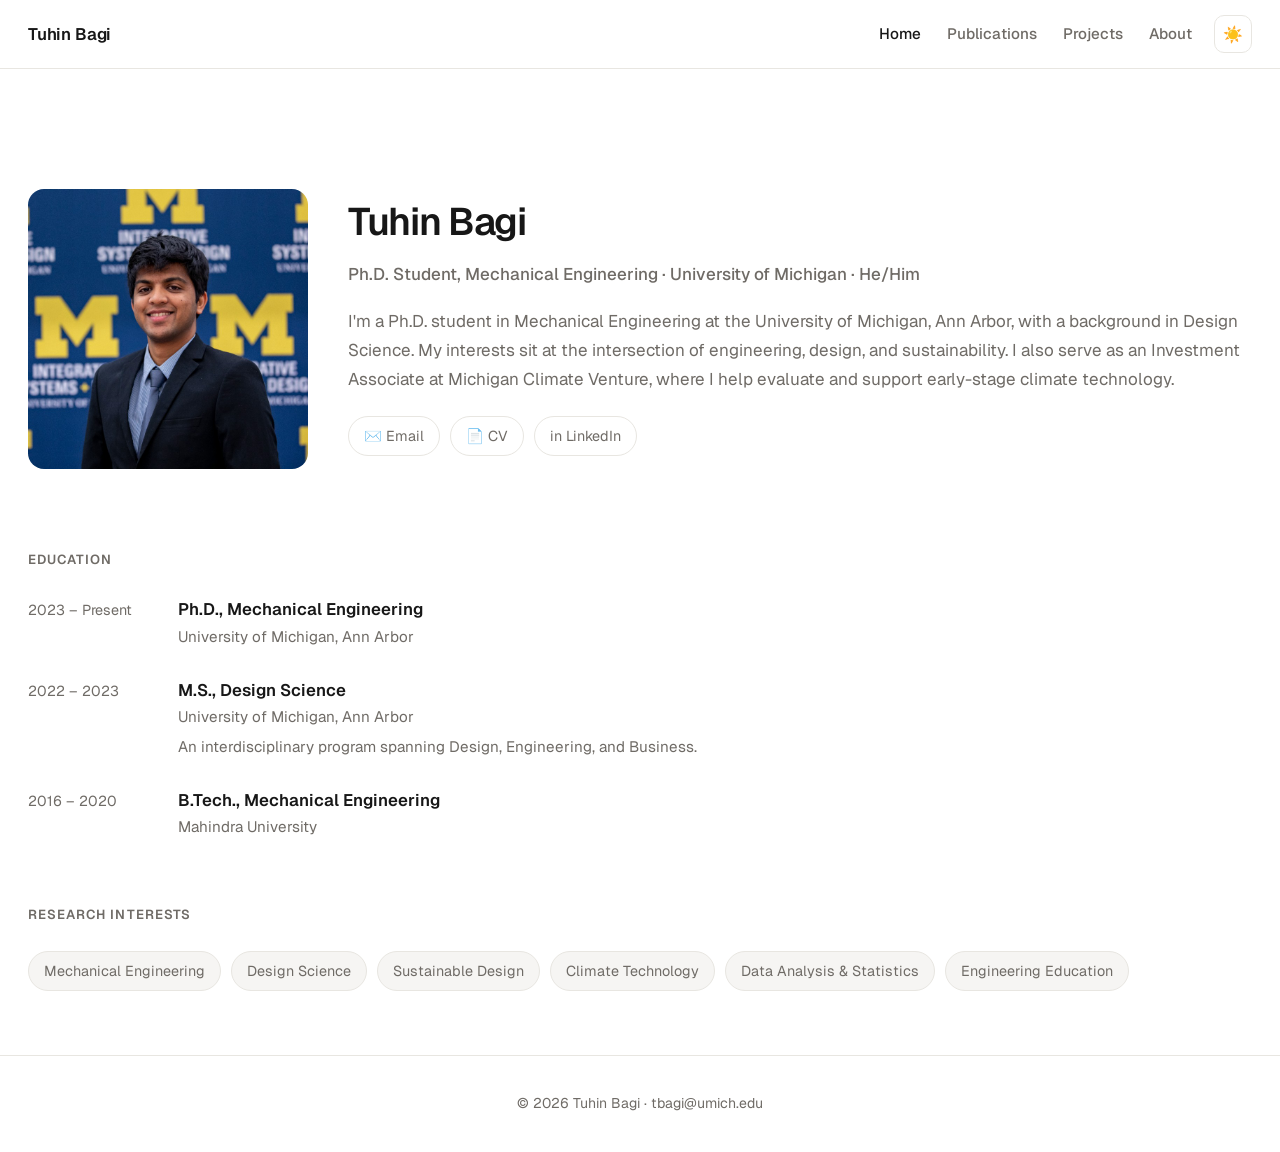
<file: index.html>
<!DOCTYPE html>
<html lang="en">
<head>
  <meta charset="UTF-8" />
  <meta name="viewport" content="width=device-width, initial-scale=1.0" />
  <title>Tuhin Bagi — PhD Student</title>
  <meta name="description" content="Academic portfolio of Tuhin Bagi, PhD student." />
  <link rel="preconnect" href="https://fonts.googleapis.com" />
  <link rel="preconnect" href="https://fonts.gstatic.com" crossorigin />
  <link href="https://fonts.googleapis.com/css2?family=Geist:wght@400;500;600;700&display=swap" rel="stylesheet" />
  <link rel="stylesheet" href="css/style.css?v=12" />
  <script src="js/main.js"></script>
</head>
<body data-page="home">
  <header class="site-header">
    <nav class="nav container">
      <a class="nav-brand" href="index.html">Tuhin Bagi</a>
      <ul class="nav-links">
        <li><a href="index.html" data-nav="home">Home</a></li>
        <li><a href="publications.html" data-nav="publications">Publications</a></li>
        <li><a href="projects.html" data-nav="projects">Projects</a></li>
        <li><a href="about.html" data-nav="about">About</a></li>
        <li>
          <button class="theme-toggle" aria-label="Toggle dark mode" title="Toggle theme">
            <span class="icon-sun">☀️</span><span class="icon-moon">🌙</span>
          </button>
        </li>
      </ul>
    </nav>
  </header>

  <main class="container">
    <!-- Hero: photo + bio -->
    <section class="hero">
      <img class="hero-photo" src="images/profile.jpg" alt="Photo of Tuhin Bagi"
           onerror="this.style.visibility='hidden'" />
      <div class="hero-body">
        <h1>Tuhin Bagi</h1>
        <p class="hero-role">Ph.D. Student, Mechanical Engineering · University of Michigan · He/Him</p>
        <p class="hero-bio">
          I'm a Ph.D. student in Mechanical Engineering at the University of
          Michigan, Ann Arbor, with a background in Design Science. My interests
          sit at the intersection of engineering, design, and sustainability. I
          also serve as an Investment Associate at Michigan Climate Venture,
          where I help evaluate and support early-stage climate technology.
        </p>
        <div class="hero-links">
          <a href="mailto:tbagi@umich.edu">✉️ Email</a>
          <a href="#" target="_blank" rel="noopener">📄 CV</a>
          <a href="#" target="_blank" rel="noopener">in LinkedIn</a>
        </div>
      </div>
    </section>

    <!-- Education -->
    <section class="section">
      <h2 class="section-title">Education</h2>
      <div class="timeline">
        <div class="timeline-item">
          <div class="timeline-date">2023 – Present</div>
          <div class="timeline-content">
            <h3>Ph.D., Mechanical Engineering</h3>
            <div class="place">University of Michigan, Ann Arbor</div>
          </div>
        </div>
        <div class="timeline-item">
          <div class="timeline-date">2022 – 2023</div>
          <div class="timeline-content">
            <h3>M.S., Design Science</h3>
            <div class="place">University of Michigan, Ann Arbor</div>
            <p>An interdisciplinary program spanning Design, Engineering, and Business.</p>
          </div>
        </div>
        <div class="timeline-item">
          <div class="timeline-date">2016 – 2020</div>
          <div class="timeline-content">
            <h3>B.Tech., Mechanical Engineering</h3>
            <div class="place">Mahindra University</div>
          </div>
        </div>
      </div>
    </section>

    <!-- Interests -->
    <section class="section">
      <h2 class="section-title">Research Interests</h2>
      <div class="tags">
        <span class="tag">Mechanical Engineering</span>
        <span class="tag">Design Science</span>
        <span class="tag">Sustainable Design</span>
        <span class="tag">Climate Technology</span>
        <span class="tag">Data Analysis &amp; Statistics</span>
        <span class="tag">Engineering Education</span>
      </div>
    </section>
  </main>

  <footer class="site-footer">
    <div class="container">
      © <span id="year">2026</span> Tuhin Bagi ·
      <a href="mailto:tbagi@umich.edu">tbagi@umich.edu</a>
    </div>
  </footer>
  <script>document.getElementById("year").textContent = new Date().getFullYear();</script>
</body>
</html>
</file>
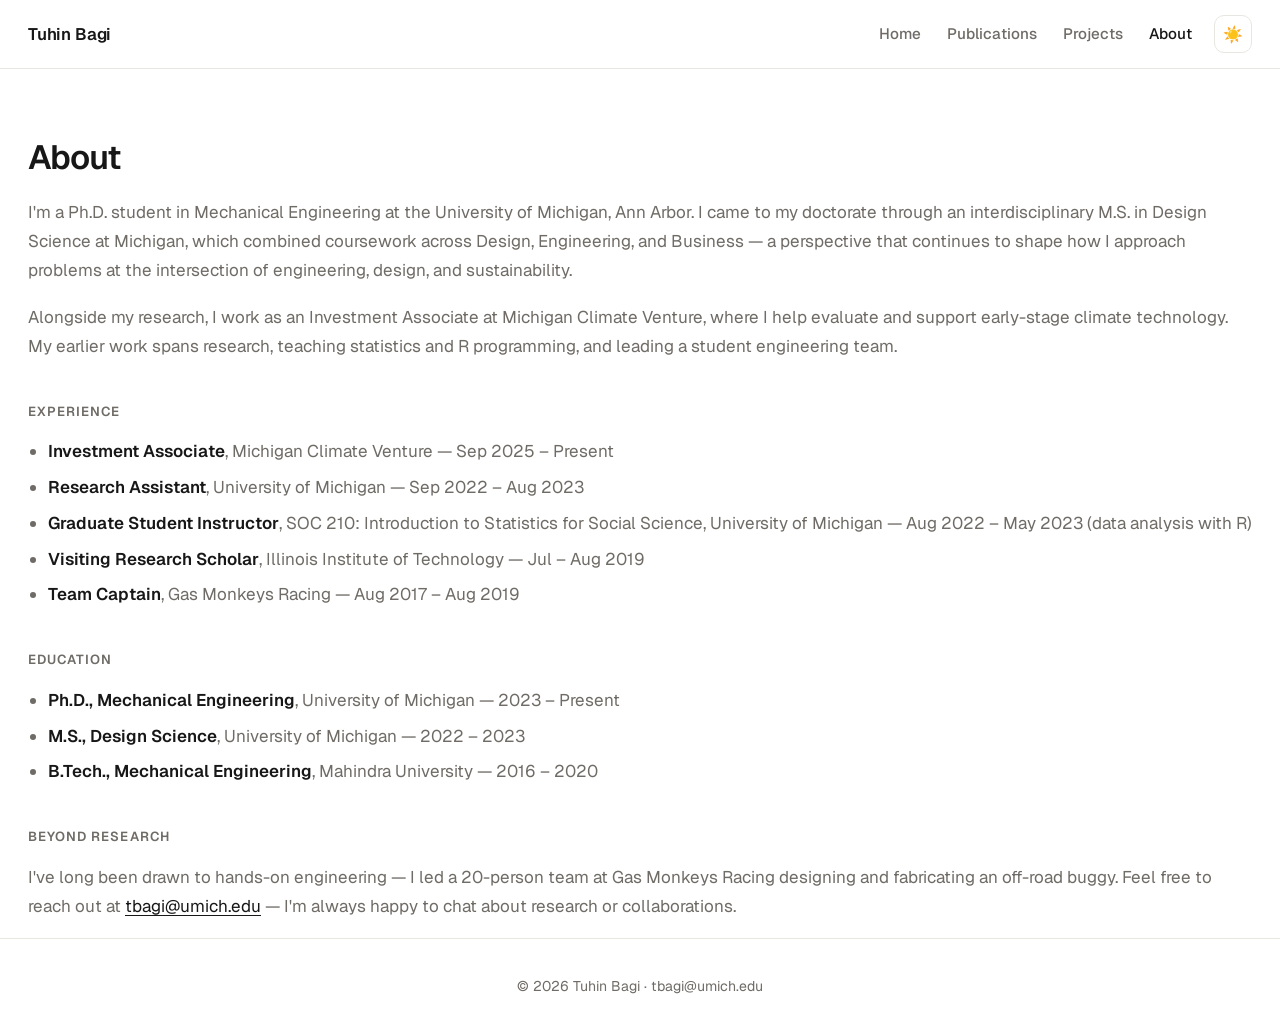
<file: about.html>
<!DOCTYPE html>
<html lang="en">
<head>
  <meta charset="UTF-8" />
  <meta name="viewport" content="width=device-width, initial-scale=1.0" />
  <title>About — Tuhin Bagi</title>
  <meta name="description" content="About Tuhin Bagi." />
  <link rel="preconnect" href="https://fonts.googleapis.com" />
  <link rel="preconnect" href="https://fonts.gstatic.com" crossorigin />
  <link href="https://fonts.googleapis.com/css2?family=Geist:wght@400;500;600;700&display=swap" rel="stylesheet" />
  <link rel="stylesheet" href="css/style.css?v=12" />
  <script src="js/main.js"></script>
</head>
<body data-page="about">
  <header class="site-header">
    <nav class="nav container">
      <a class="nav-brand" href="index.html">Tuhin Bagi</a>
      <ul class="nav-links">
        <li><a href="index.html" data-nav="home">Home</a></li>
        <li><a href="publications.html" data-nav="publications">Publications</a></li>
        <li><a href="projects.html" data-nav="projects">Projects</a></li>
        <li><a href="about.html" data-nav="about">About</a></li>
        <li>
          <button class="theme-toggle" aria-label="Toggle dark mode" title="Toggle theme">
            <span class="icon-sun">☀️</span><span class="icon-moon">🌙</span>
          </button>
        </li>
      </ul>
    </nav>
  </header>

  <main class="container">
    <h1 class="page-title">About</h1>
    <div class="prose">
      <p>
        I'm a Ph.D. student in Mechanical Engineering at the University of
        Michigan, Ann Arbor. I came to my doctorate through an interdisciplinary
        M.S. in Design Science at Michigan, which combined coursework across
        Design, Engineering, and Business — a perspective that continues to
        shape how I approach problems at the intersection of engineering, design,
        and sustainability.
      </p>
      <p>
        Alongside my research, I work as an Investment Associate at Michigan
        Climate Venture, where I help evaluate and support early-stage climate
        technology. My earlier work spans research, teaching statistics and
        R programming, and leading a student engineering team.
      </p>

      <h2>Experience</h2>
      <ul>
        <li><strong>Investment Associate</strong>, Michigan Climate Venture — Sep 2025 – Present</li>
        <li><strong>Research Assistant</strong>, University of Michigan — Sep 2022 – Aug 2023</li>
        <li><strong>Graduate Student Instructor</strong>, SOC 210: Introduction to Statistics for Social Science, University of Michigan — Aug 2022 – May 2023 (data analysis with R)</li>
        <li><strong>Visiting Research Scholar</strong>, Illinois Institute of Technology — Jul – Aug 2019</li>
        <li><strong>Team Captain</strong>, Gas Monkeys Racing — Aug 2017 – Aug 2019</li>
      </ul>

      <h2>Education</h2>
      <ul>
        <li><strong>Ph.D., Mechanical Engineering</strong>, University of Michigan — 2023 – Present</li>
        <li><strong>M.S., Design Science</strong>, University of Michigan — 2022 – 2023</li>
        <li><strong>B.Tech., Mechanical Engineering</strong>, Mahindra University — 2016 – 2020</li>
      </ul>

      <h2>Beyond research</h2>
      <p>
        I've long been drawn to hands-on engineering — I led a 20-person team at
        Gas Monkeys Racing designing and fabricating an off-road buggy. Feel free
        to reach out at
        <a href="mailto:tbagi@umich.edu">tbagi@umich.edu</a> — I'm always happy
        to chat about research or collaborations.
      </p>
    </div>
  </main>

  <footer class="site-footer">
    <div class="container">
      © <span id="year">2026</span> Tuhin Bagi ·
      <a href="mailto:tbagi@umich.edu">tbagi@umich.edu</a>
    </div>
  </footer>
  <script>document.getElementById("year").textContent = new Date().getFullYear();</script>
</body>
</html>
</file>
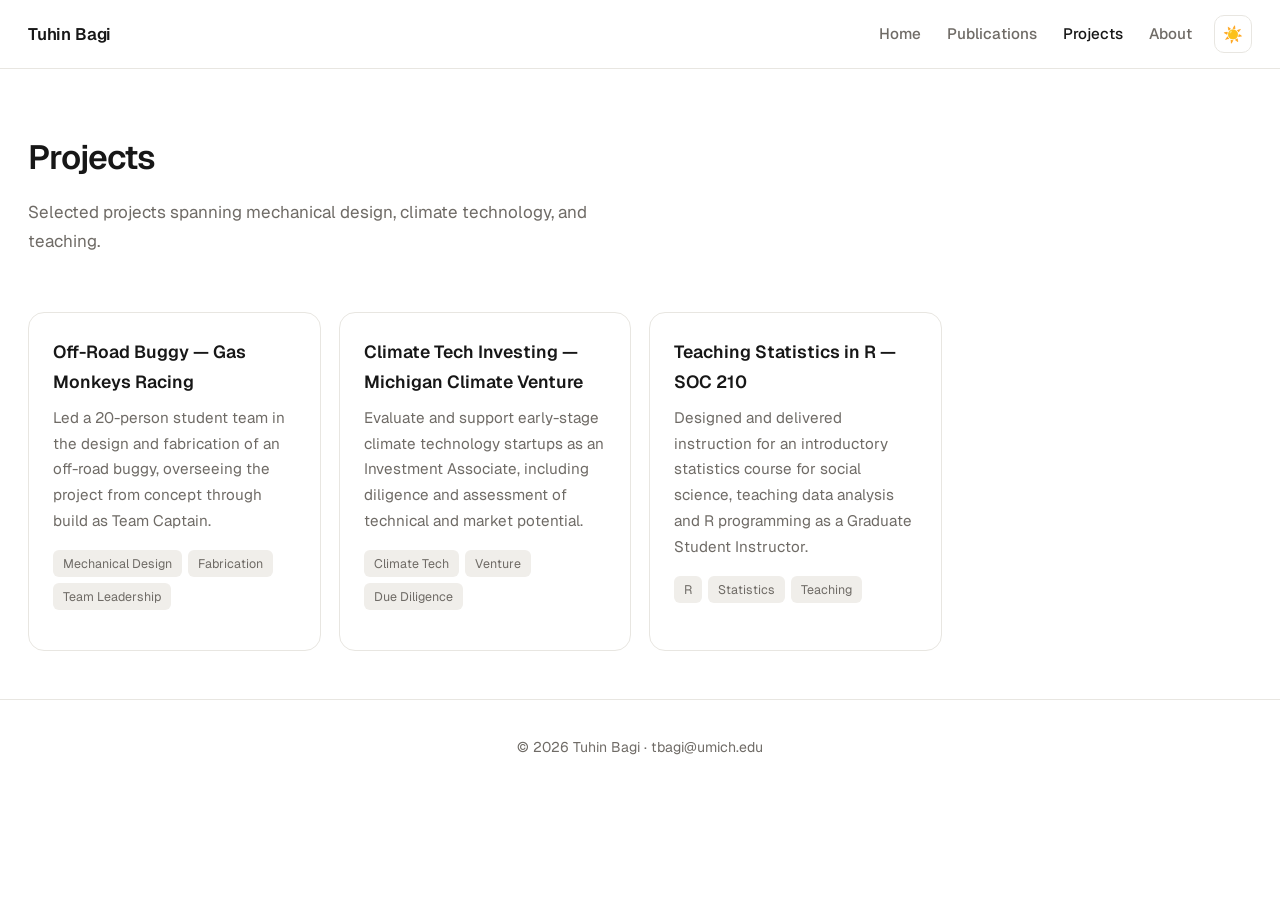
<file: projects.html>
<!DOCTYPE html>
<html lang="en">
<head>
  <meta charset="UTF-8" />
  <meta name="viewport" content="width=device-width, initial-scale=1.0" />
  <title>Projects — Tuhin Bagi</title>
  <meta name="description" content="Research and side projects by Tuhin Bagi." />
  <link rel="preconnect" href="https://fonts.googleapis.com" />
  <link rel="preconnect" href="https://fonts.gstatic.com" crossorigin />
  <link href="https://fonts.googleapis.com/css2?family=Geist:wght@400;500;600;700&display=swap" rel="stylesheet" />
  <link rel="stylesheet" href="css/style.css?v=12" />
  <script src="js/main.js"></script>
</head>
<body data-page="projects">
  <header class="site-header">
    <nav class="nav container">
      <a class="nav-brand" href="index.html">Tuhin Bagi</a>
      <ul class="nav-links">
        <li><a href="index.html" data-nav="home">Home</a></li>
        <li><a href="publications.html" data-nav="publications">Publications</a></li>
        <li><a href="projects.html" data-nav="projects">Projects</a></li>
        <li><a href="about.html" data-nav="about">About</a></li>
        <li>
          <button class="theme-toggle" aria-label="Toggle dark mode" title="Toggle theme">
            <span class="icon-sun">☀️</span><span class="icon-moon">🌙</span>
          </button>
        </li>
      </ul>
    </nav>
  </header>

  <main class="container">
    <h1 class="page-title">Projects</h1>
    <p class="page-intro">
      Selected projects spanning mechanical design, climate technology, and
      teaching.
    </p>

    <div class="cards">
      <div class="card">
        <h3>Off-Road Buggy — Gas Monkeys Racing</h3>
        <p>Led a 20-person student team in the design and fabrication of an off-road buggy, overseeing the project from concept through build as Team Captain.</p>
        <div class="card-tags"><span>Mechanical Design</span><span>Fabrication</span><span>Team Leadership</span></div>
      </div>

      <div class="card">
        <h3>Climate Tech Investing — Michigan Climate Venture</h3>
        <p>Evaluate and support early-stage climate technology startups as an Investment Associate, including diligence and assessment of technical and market potential.</p>
        <div class="card-tags"><span>Climate Tech</span><span>Venture</span><span>Due Diligence</span></div>
      </div>

      <div class="card">
        <h3>Teaching Statistics in R — SOC 210</h3>
        <p>Designed and delivered instruction for an introductory statistics course for social science, teaching data analysis and R programming as a Graduate Student Instructor.</p>
        <div class="card-tags"><span>R</span><span>Statistics</span><span>Teaching</span></div>
      </div>
    </div>
  </main>

  <footer class="site-footer">
    <div class="container">
      © <span id="year">2026</span> Tuhin Bagi ·
      <a href="mailto:tbagi@umich.edu">tbagi@umich.edu</a>
    </div>
  </footer>
  <script>document.getElementById("year").textContent = new Date().getFullYear();</script>
</body>
</html>
</file>
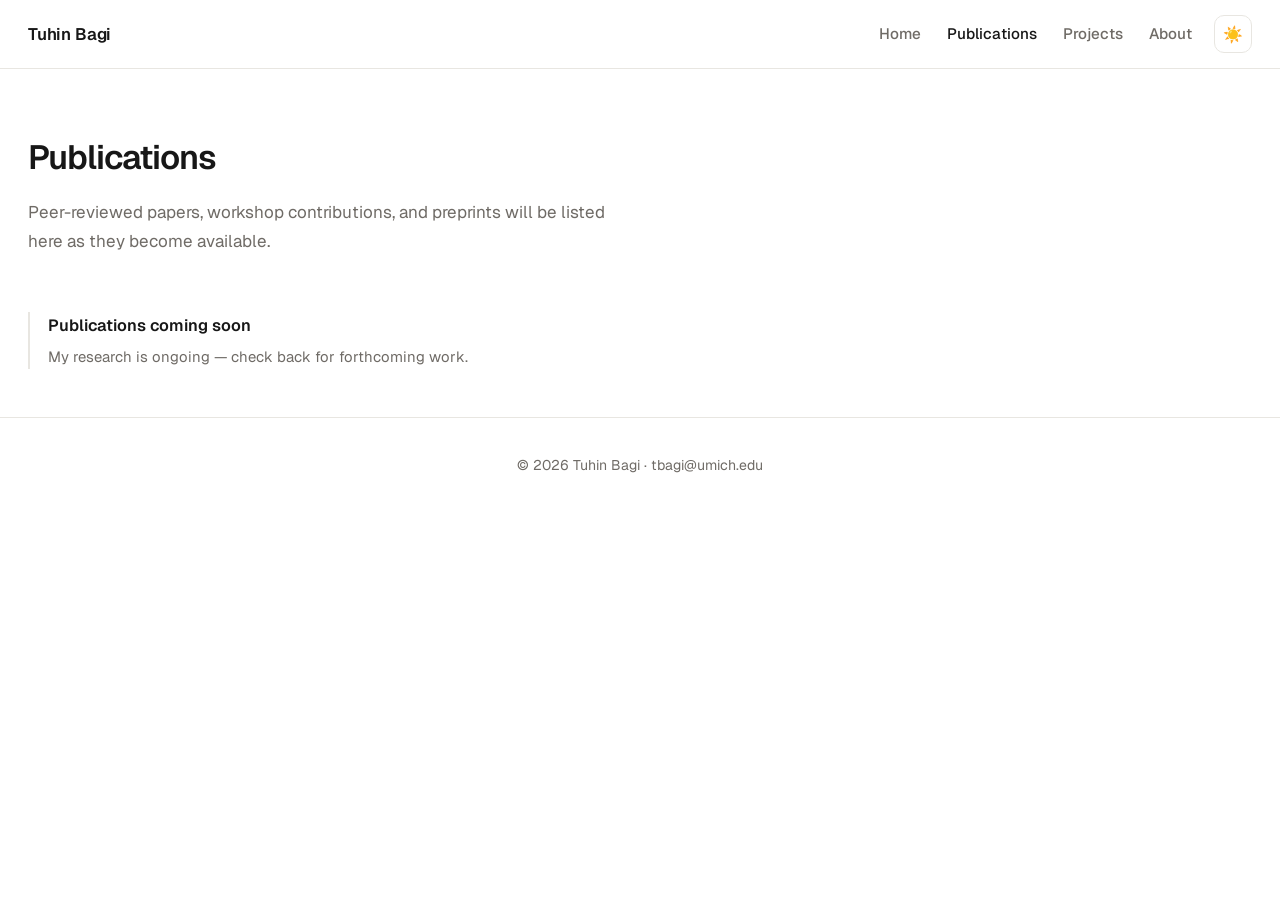
<file: publications.html>
<!DOCTYPE html>
<html lang="en">
<head>
  <meta charset="UTF-8" />
  <meta name="viewport" content="width=device-width, initial-scale=1.0" />
  <title>Publications — Tuhin Bagi</title>
  <meta name="description" content="Publications by Tuhin Bagi." />
  <link rel="preconnect" href="https://fonts.googleapis.com" />
  <link rel="preconnect" href="https://fonts.gstatic.com" crossorigin />
  <link href="https://fonts.googleapis.com/css2?family=Geist:wght@400;500;600;700&display=swap" rel="stylesheet" />
  <link rel="stylesheet" href="css/style.css?v=12" />
  <script src="js/main.js"></script>
</head>
<body data-page="publications">
  <header class="site-header">
    <nav class="nav container">
      <a class="nav-brand" href="index.html">Tuhin Bagi</a>
      <ul class="nav-links">
        <li><a href="index.html" data-nav="home">Home</a></li>
        <li><a href="publications.html" data-nav="publications">Publications</a></li>
        <li><a href="projects.html" data-nav="projects">Projects</a></li>
        <li><a href="about.html" data-nav="about">About</a></li>
        <li>
          <button class="theme-toggle" aria-label="Toggle dark mode" title="Toggle theme">
            <span class="icon-sun">☀️</span><span class="icon-moon">🌙</span>
          </button>
        </li>
      </ul>
    </nav>
  </header>

  <main class="container">
    <h1 class="page-title">Publications</h1>
    <p class="page-intro">
      Peer-reviewed papers, workshop contributions, and preprints will be listed
      here as they become available.
    </p>

    <div class="pub-year-group">
      <div class="pub">
        <div class="pub-title">Publications coming soon</div>
        <div class="pub-authors">My research is ongoing — check back for forthcoming work.</div>
      </div>
    </div>
  </main>

  <footer class="site-footer">
    <div class="container">
      © <span id="year">2026</span> Tuhin Bagi ·
      <a href="mailto:tbagi@umich.edu">tbagi@umich.edu</a>
    </div>
  </footer>
  <script>document.getElementById("year").textContent = new Date().getFullYear();</script>
</body>
</html>
</file>
<file: css/style.css>
/* ===== Theme tokens (warm monochrome — no blue) ===== */
:root {
  --bg: #ffffff;
  --bg-soft: #f6f5f3;
  --surface: #ffffff;
  --border: #e8e6e1;
  --text: #171717;
  --text-soft: #6f6b66;
  --accent: #171717;
  --accent-soft: #f0eeea;
  --shadow: 0 1px 2px rgba(0, 0, 0, 0.04);
}

[data-theme="dark"] {
  --bg: #0f0f0f;
  --bg-soft: #1a1a18;
  --surface: #161614;
  --border: #2a2826;
  --text: #ededed;
  --text-soft: #9b968f;
  --accent: #ededed;
  --accent-soft: #242220;
  --shadow: 0 1px 2px rgba(0, 0, 0, 0.4);
}

/* ===== Base ===== */
* { box-sizing: border-box; margin: 0; padding: 0; }

html { scroll-behavior: smooth; }

body {
  font-family: "Geist", -apple-system, BlinkMacSystemFont, "Segoe UI", Roboto, Helvetica, Arial, sans-serif;
  background: var(--bg);
  color: var(--text);
  line-height: 1.7;
  font-size: 1.0625rem;
  -webkit-font-smoothing: antialiased;
  transition: background 0.25s ease, color 0.25s ease;
}

a {
  color: var(--text);
  text-decoration: none;
  text-underline-offset: 3px;
  transition: opacity 0.15s ease, color 0.15s ease;
}
a:hover { text-decoration: underline; opacity: 0.7; }

.container { max-width: 1400px; margin: 0 auto; padding: 0 28px; }

/* ===== Header / nav ===== */
.site-header {
  position: sticky;
  top: 0;
  z-index: 10;
  background: color-mix(in srgb, var(--bg) 86%, transparent);
  backdrop-filter: saturate(180%) blur(10px);
  border-bottom: 1px solid var(--border);
}

.nav {
  display: flex;
  align-items: center;
  justify-content: space-between;
  height: 68px;
}

.nav-brand {
  font-weight: 600;
  font-size: 1.05rem;
  letter-spacing: -0.01em;
  color: var(--text);
}
.nav-brand:hover { text-decoration: none; opacity: 0.7; }

.nav-links {
  display: flex;
  align-items: center;
  gap: 2px;
  list-style: none;
}

.nav-links a {
  display: inline-block;
  padding: 8px 12px;
  border-radius: 8px;
  color: var(--text-soft);
  font-size: 0.95rem;
  font-weight: 500;
}
.nav-links a:hover { background: var(--bg-soft); text-decoration: none; opacity: 1; color: var(--text); }
.nav-links a.active { color: var(--text); }

/* ===== Theme toggle ===== */
.theme-toggle {
  display: inline-flex;
  align-items: center;
  justify-content: center;
  width: 38px;
  height: 38px;
  margin-left: 8px;
  border: 1px solid var(--border);
  border-radius: 10px;
  background: var(--surface);
  color: var(--text);
  cursor: pointer;
  font-size: 1rem;
  transition: background 0.2s ease, border-color 0.2s ease;
}
.theme-toggle:hover { background: var(--bg-soft); }
.theme-toggle .icon-moon { display: none; }
[data-theme="dark"] .theme-toggle .icon-sun { display: none; }
[data-theme="dark"] .theme-toggle .icon-moon { display: inline; }

/* ===== Sections ===== */
main { padding: 500px 0 160px; }
/* Home keeps the 500px above; inner pages use 60px */
body:not([data-page="home"]) main { padding-top: 60px; }

.page-title {
  font-size: 2.1rem;
  font-weight: 600;
  margin-bottom: 12px;
  letter-spacing: -0.03em;
}
.page-intro { color: var(--text-soft); margin-bottom: 56px; max-width: 600px; }

.section { margin-bottom: 64px; }
.section-title {
  font-size: 0.82rem;
  font-weight: 600;
  text-transform: uppercase;
  letter-spacing: 0.08em;
  color: var(--text-soft);
  margin-bottom: 24px;
}

/* ===== Hero / home ===== */
.hero {
  display: flex;
  gap: 40px;
  align-items: stretch;
  padding-top: 120px;
  margin-bottom: 80px;
}
.hero-photo {
  flex: 0 0 auto;
  width: 280px;
  align-self: stretch;
  height: auto;
  border-radius: 16px;
  object-fit: cover;
  background: var(--bg-soft);
}
.hero-body h1 {
  font-size: 2.4rem;
  font-weight: 600;
  letter-spacing: -0.035em;
  margin-bottom: 6px;
}
.hero-role { color: var(--text-soft); font-weight: 500; margin-bottom: 18px; }
.hero-bio { color: var(--text-soft); }
.hero-links { margin-top: 22px; display: flex; flex-wrap: wrap; gap: 10px; }
.hero-links a {
  font-size: 0.9rem;
  padding: 7px 15px;
  border: 1px solid var(--border);
  border-radius: 999px;
  color: var(--text-soft);
}
.hero-links a:hover { color: var(--text); border-color: var(--text-soft); text-decoration: none; opacity: 1; }

/* ===== Education ===== */
.timeline { display: flex; flex-direction: column; gap: 26px; }
.timeline-item {
  display: grid;
  grid-template-columns: 130px 1fr;
  gap: 20px;
}
.timeline-date { color: var(--text-soft); font-size: 0.9rem; padding-top: 3px; }
.timeline-content h3 { font-size: 1.05rem; font-weight: 600; }
.timeline-content .place { color: var(--text-soft); font-size: 0.95rem; }
.timeline-content p { color: var(--text-soft); font-size: 0.95rem; margin-top: 4px; }

/* ===== Interests ===== */
.tags { display: flex; flex-wrap: wrap; gap: 10px; }
.tag {
  padding: 7px 15px;
  background: var(--bg-soft);
  border: 1px solid var(--border);
  border-radius: 999px;
  font-size: 0.9rem;
  color: var(--text-soft);
}

/* ===== Cards (projects) ===== */
.cards { display: grid; grid-template-columns: repeat(auto-fill, minmax(240px, 1fr)); gap: 18px; margin-bottom: 48px; }
.card {
  background: var(--surface);
  border: 1px solid var(--border);
  border-radius: 16px;
  padding: 24px;
  transition: border-color 0.2s ease, background 0.2s ease;
}
.card:hover { border-color: var(--text-soft); background: var(--bg-soft); }
.card h3 { font-size: 1.1rem; font-weight: 600; margin-bottom: 8px; }
.card p { color: var(--text-soft); font-size: 0.95rem; margin-bottom: 16px; }
.card-tags { display: flex; flex-wrap: wrap; gap: 6px; margin-bottom: 16px; }
.card-tags span {
  font-size: 0.78rem;
  padding: 3px 10px;
  background: var(--accent-soft);
  color: var(--text-soft);
  border-radius: 6px;
}
.card-links { display: flex; gap: 16px; font-size: 0.9rem; }
.card-links a { color: var(--text-soft); }
.card-links a:hover { color: var(--text); }

/* ===== Publications ===== */
.pub-list { display: flex; flex-direction: column; gap: 28px; }
.pub {
  padding-left: 18px;
  border-left: 2px solid var(--border);
}
.pub-year-group { margin-bottom: 48px; }
.pub-year-group > h2 {
  font-size: 0.82rem;
  font-weight: 600;
  text-transform: uppercase;
  letter-spacing: 0.08em;
  color: var(--text-soft);
  margin-bottom: 22px;
}
.pub-title { font-weight: 600; font-size: 1.02rem; }
.pub-authors { color: var(--text-soft); font-size: 0.93rem; margin: 4px 0; }
.pub-authors .me { color: var(--text); font-weight: 600; }
.pub-venue { font-style: italic; color: var(--text-soft); font-size: 0.93rem; }
.pub-links { margin-top: 8px; display: flex; gap: 10px; font-size: 0.88rem; }
.pub-links a {
  padding: 2px 11px;
  border: 1px solid var(--border);
  border-radius: 6px;
  color: var(--text-soft);
}
.pub-links a:hover { border-color: var(--text-soft); color: var(--text); text-decoration: none; opacity: 1; }

/* ===== Prose (about) ===== */
.prose p { margin-bottom: 18px; color: var(--text-soft); }
.prose a { text-decoration: underline; }
.prose h2 {
  font-size: 0.82rem;
  font-weight: 600;
  text-transform: uppercase;
  letter-spacing: 0.08em;
  margin: 40px 0 14px;
  color: var(--text-soft);
}
.prose ul { margin: 0 0 18px 20px; color: var(--text-soft); }
.prose li { margin-bottom: 7px; }
.prose strong { color: var(--text); font-weight: 600; }

/* ===== Footer ===== */
.site-footer {
  border-top: 1px solid var(--border);
  padding: 36px 0;
  color: var(--text-soft);
  font-size: 0.88rem;
  text-align: center;
}
.site-footer a { color: var(--text-soft); }
.site-footer a:hover { color: var(--text); }

/* ===== Responsive ===== */
@media (max-width: 600px) {
  main { padding: 300px 0 100px; }
  .hero { flex-direction: column; text-align: center; gap: 24px; }
  .hero-photo { width: 100%; height: 280px; align-self: auto; }
  .hero-links { justify-content: center; }
  .timeline-item { grid-template-columns: 1fr; gap: 4px; }
  .nav-brand { font-size: 0.98rem; }
  .nav-links a { padding: 8px 9px; font-size: 0.9rem; }
}
</file>
